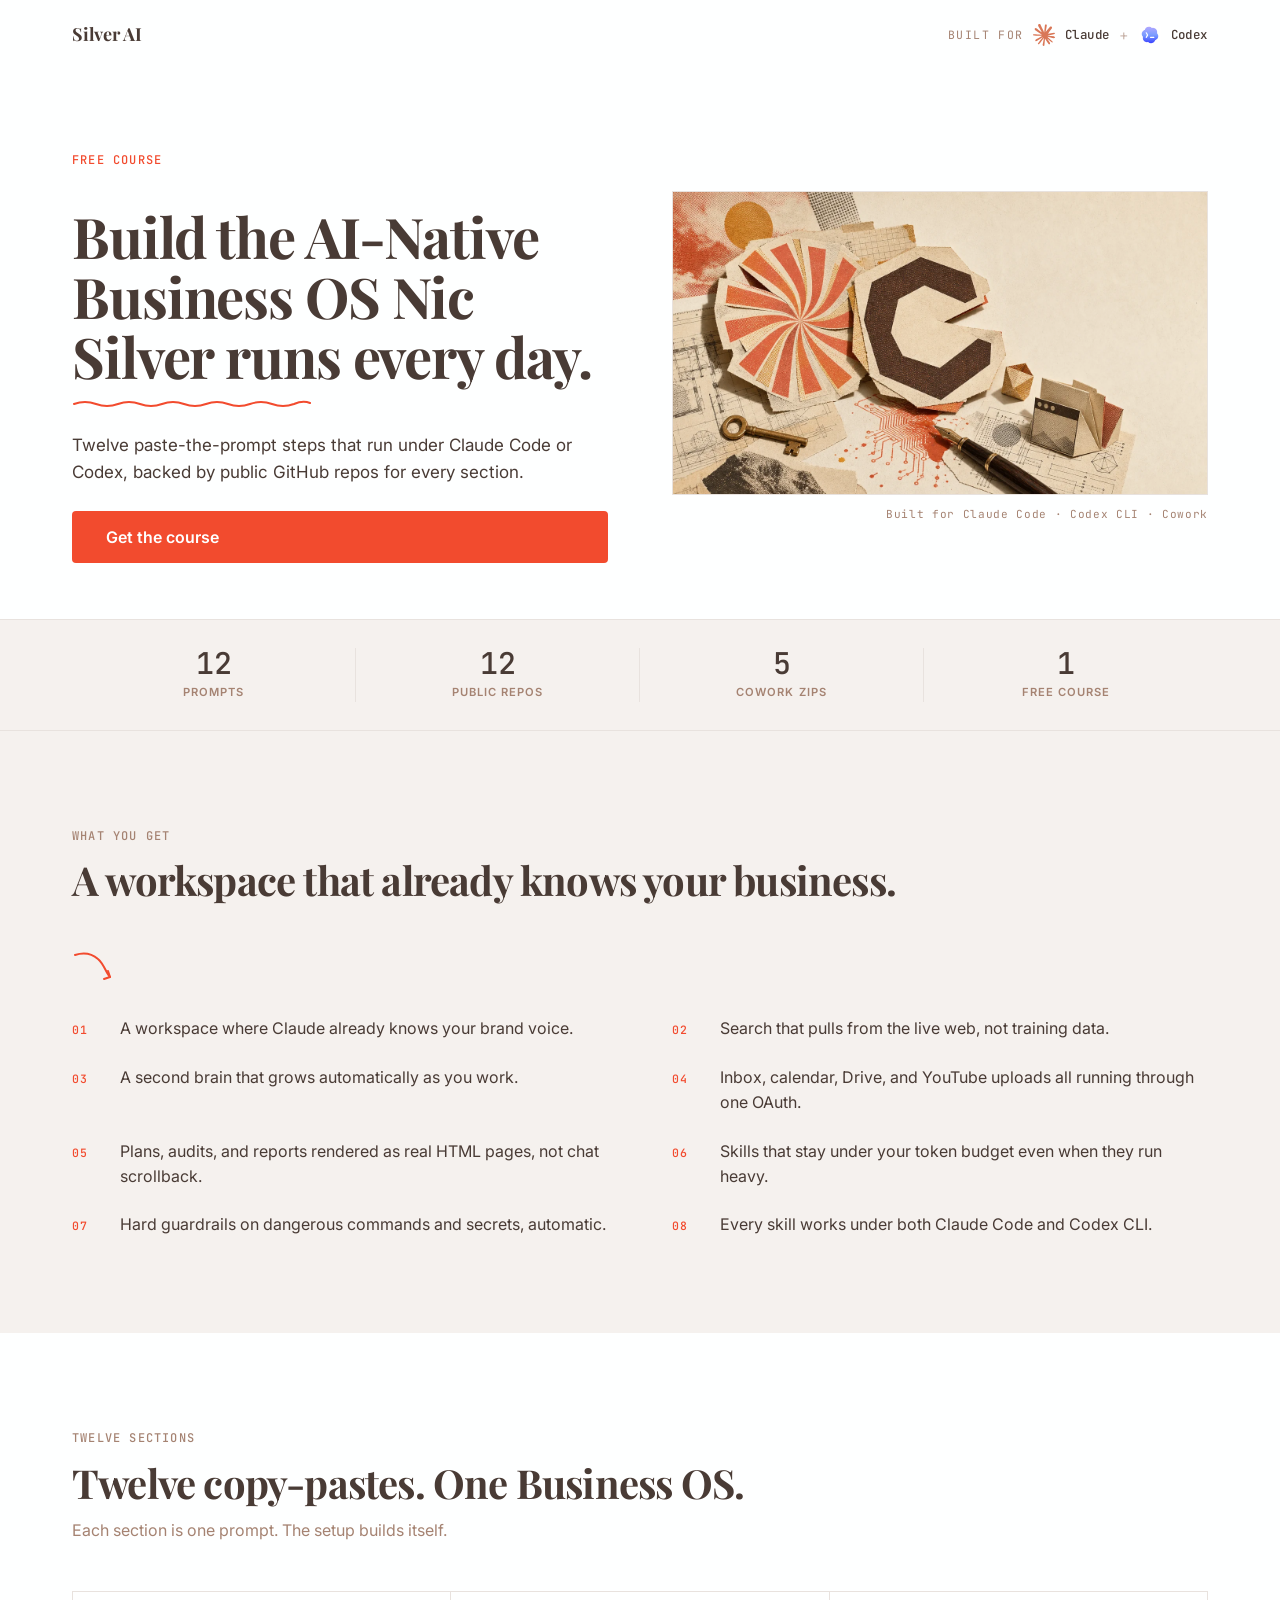
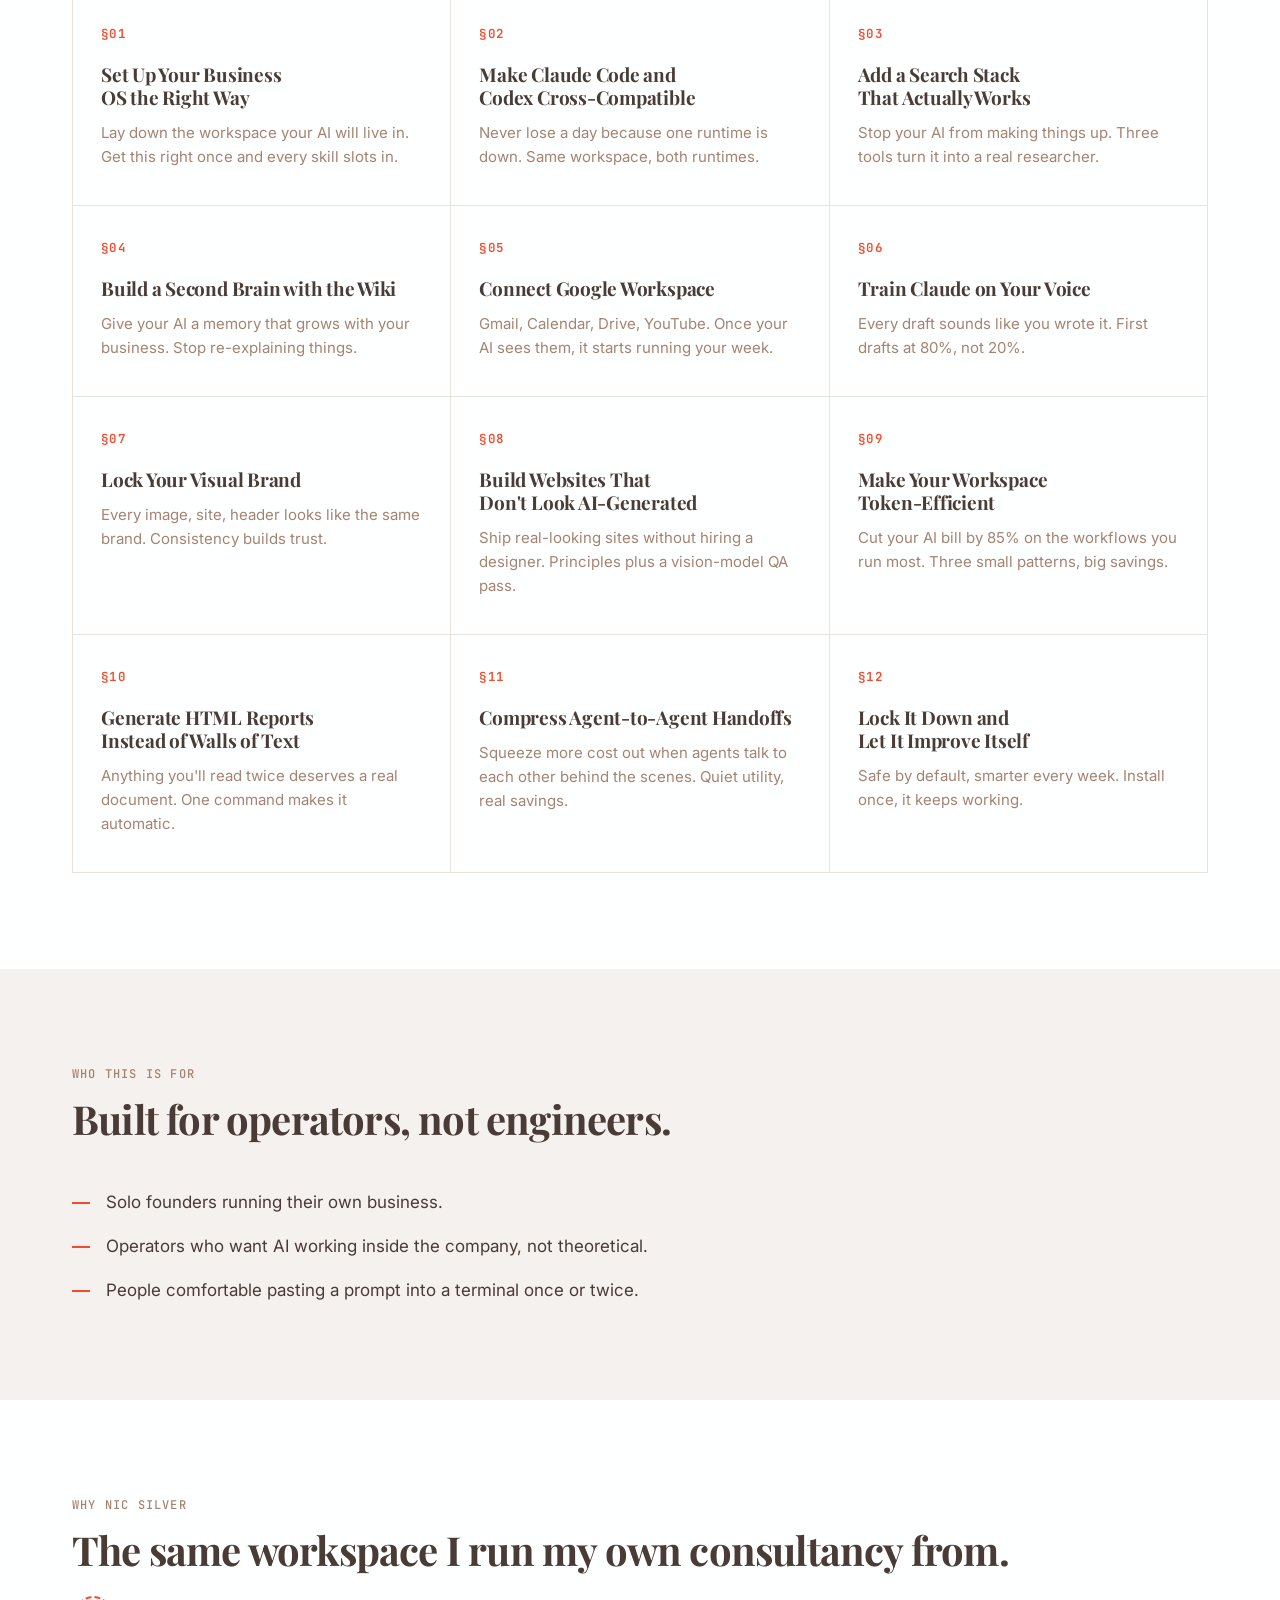
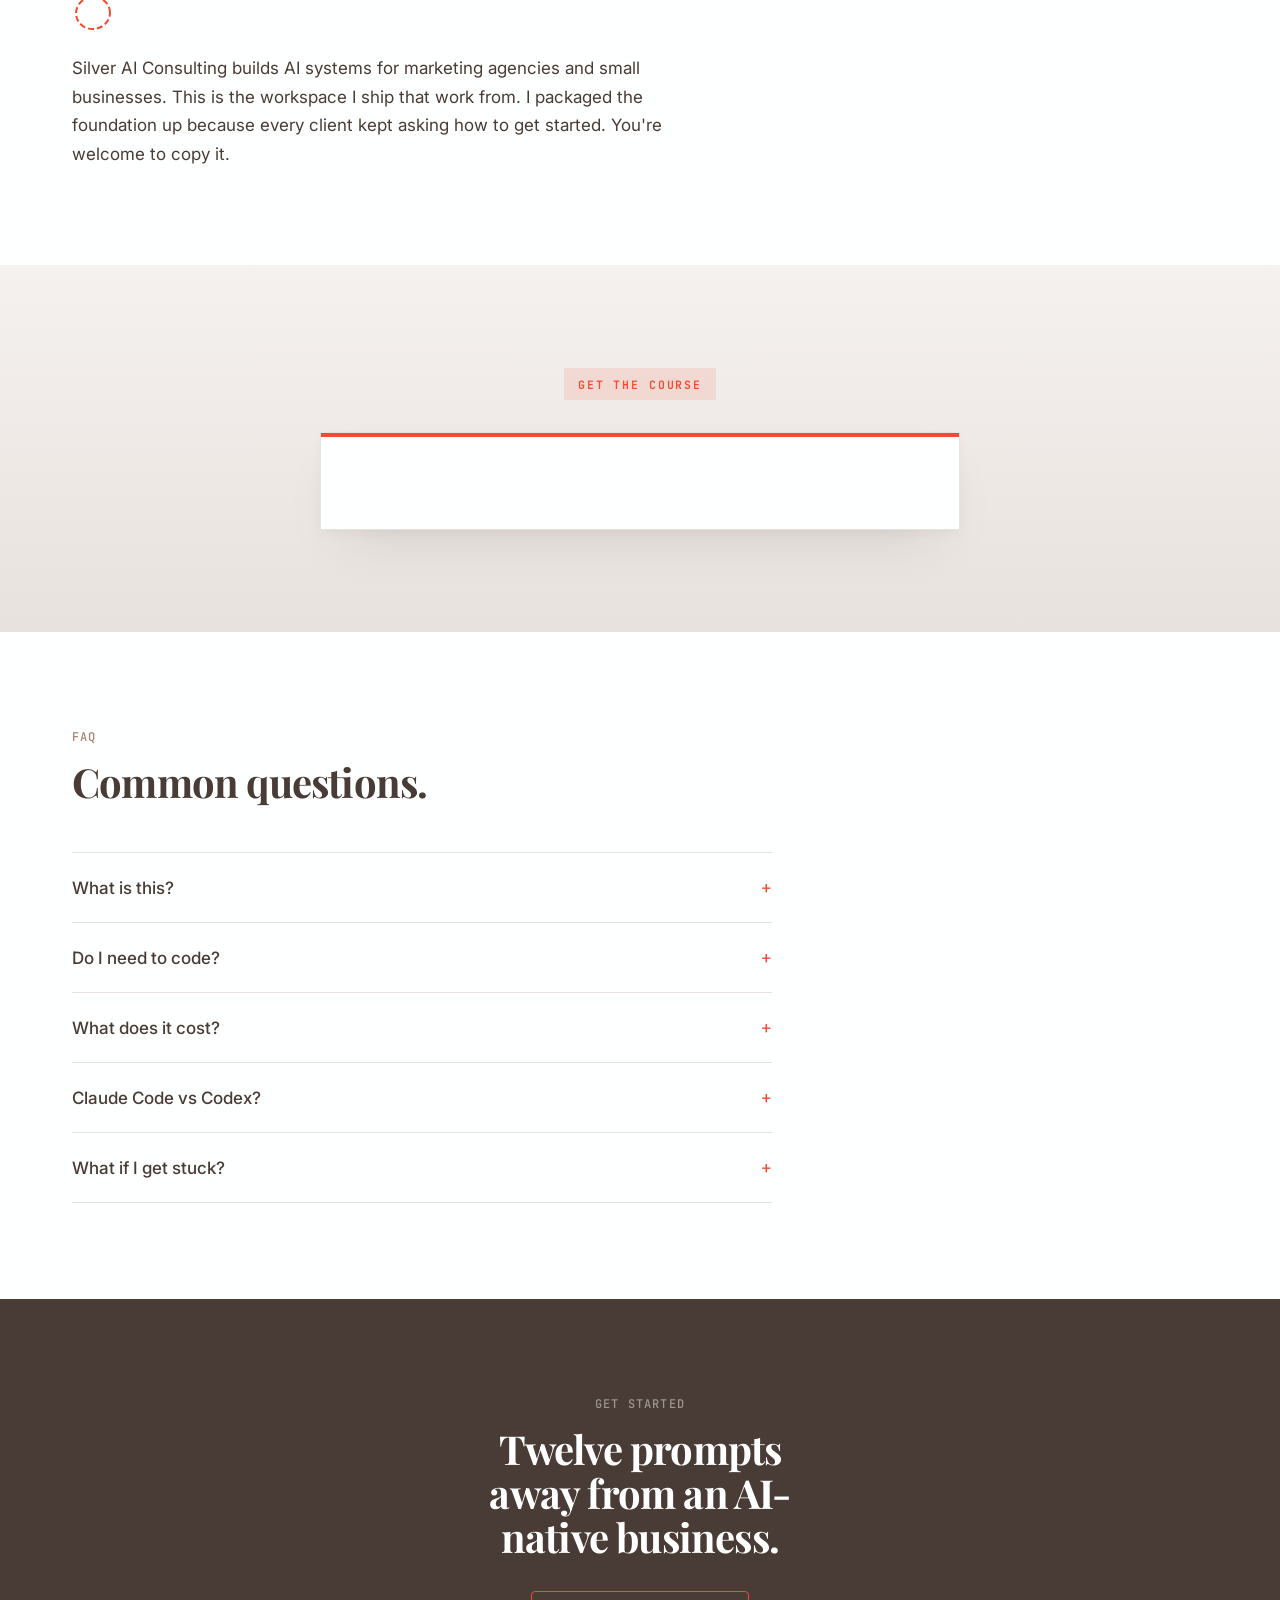
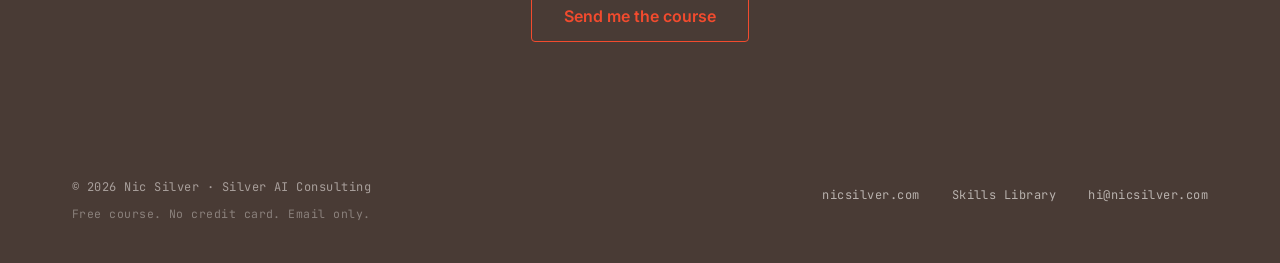
<file: index.html>
<!DOCTYPE html>
<html lang="en">
<head>
  <meta charset="UTF-8">
  <meta name="viewport" content="width=device-width, initial-scale=1.0">
  <title>Build Your Business OS | Silver AI Consulting</title>
  <meta name="description" content="Twelve paste-the-prompt steps that set up an AI-native workspace. Free course, delivered by email. Works under Claude Code, Codex CLI, and Cowork.">
  <link rel="preconnect" href="https://fonts.googleapis.com">
  <link rel="preconnect" href="https://fonts.gstatic.com" crossorigin>
  <link href="https://fonts.googleapis.com/css2?family=Playfair+Display:wght@400;700&family=Inter:wght@400;500;600&family=JetBrains+Mono:wght@400;500&display=swap" rel="stylesheet">
  <style>
    /* ============================================================
       RESET + BASE
    ============================================================ */
    *, *::before, *::after {
      box-sizing: border-box;
      margin: 0;
      padding: 0;
    }

    :root {
      --cream:          #F5F1EE;
      --paper:          #FEFFFF;
      --stone:          #E8E2DE;
      --espresso:       #493B35;
      --coral:          #F24B2E;
      --coral-hover:    #D93E23;
      --coral-subtle:   rgba(242,75,46,0.08);
      --muted:          #A58372;
      --gold:           #C17817;

      --font-display:   'Playfair Display', Georgia, serif;
      --font-body:      'Inter', system-ui, sans-serif;
      --font-mono:      'JetBrains Mono', 'Courier New', monospace;

      --section-pad:    6rem;
      --container:      1200px;
      --h-pad:          2rem;
    }

    html {
      font-size: 16px;
      font-optical-sizing: auto;
      scroll-behavior: smooth;
    }

    body {
      background: var(--paper);
      color: var(--espresso);
      font-family: var(--font-body);
      font-size: 1.125rem;
      line-height: 1.65;
      -webkit-font-smoothing: antialiased;
    }

    a {
      color: var(--coral);
      text-decoration: underline;
    }

    a:focus-visible,
    button:focus-visible {
      outline: 2px solid var(--coral);
      outline-offset: 3px;
    }

    img {
      max-width: 100%;
      display: block;
    }

    /* ============================================================
       CONTAINER
    ============================================================ */
    .container {
      max-width: var(--container);
      margin-inline: auto;
      padding-inline: var(--h-pad);
    }

    /* ============================================================
       TYPOGRAPHY HELPERS
    ============================================================ */
    .eyebrow {
      font-family: var(--font-mono);
      font-size: 0.75rem;
      font-weight: 500;
      letter-spacing: 0.1em;
      text-transform: uppercase;
      color: var(--muted);
      display: block;
      margin-bottom: 0.75rem;
    }

    .eyebrow--coral {
      color: var(--coral);
    }

    h1, h2, h3 {
      font-family: var(--font-display);
      color: var(--espresso);
      text-wrap: balance;
    }

    h1 {
      font-size: clamp(2.25rem, 4vw + 0.75rem, 3.5rem);
      font-weight: 700;
      line-height: 1.07;
      letter-spacing: -0.02em;
    }

    h2 {
      font-size: clamp(1.75rem, 3vw + 0.5rem, 2.5rem);
      font-weight: 700;
      line-height: 1.1;
      letter-spacing: -0.02em;
    }

    h3 {
      font-size: 1.125rem;
      font-weight: 700;
      line-height: 1.25;
      letter-spacing: -0.01em;
    }

    p {
      max-width: 65ch;
      color: var(--espresso);
    }

    /* ============================================================
       BUTTONS
    ============================================================ */
    .btn-primary {
      display: inline-block;
      background: var(--coral);
      color: var(--paper);
      font-family: var(--font-body);
      font-size: 1rem;
      font-weight: 600;
      padding: 0.875rem 2rem;
      border-radius: 4px;
      border: 2px solid transparent;
      cursor: pointer;
      text-decoration: none;
      transition: background 200ms ease, transform 200ms ease;
      line-height: 1.3;
    }

    .btn-primary:hover {
      background: var(--coral-hover);
      transform: translateY(-2px);
      color: var(--paper);
    }

    .btn-primary:active {
      transform: translateY(0);
    }

    .btn-outline {
      display: inline-block;
      background: transparent;
      color: var(--coral);
      font-family: var(--font-body);
      font-size: 1rem;
      font-weight: 600;
      padding: 0.875rem 2rem;
      border-radius: 4px;
      border: 1px solid var(--coral);
      cursor: pointer;
      text-decoration: none;
      transition: background 200ms ease, transform 200ms ease;
      line-height: 1.3;
    }

    .btn-outline:hover {
      background: var(--coral-subtle);
      transform: translateY(-2px);
    }

    /* ============================================================
       SCROLL REVEAL
    ============================================================ */
    .reveal {
      opacity: 0;
      transform: translateY(16px);
      transition: opacity 380ms ease, transform 380ms ease;
    }

    .reveal.is-visible {
      opacity: 1;
      transform: translateY(0);
    }

    /* ============================================================
       HEADER
    ============================================================ */
    .site-header {
      position: sticky;
      top: 0;
      z-index: 100;
      background: var(--paper);
      border-bottom: 1px solid transparent;
      transition: border-color 200ms ease;
    }

    .site-header.is-scrolled {
      border-color: var(--stone);
    }

    .header-inner {
      display: flex;
      align-items: center;
      justify-content: space-between;
      padding-block: 1.25rem;
    }

    .wordmark {
      font-family: var(--font-display);
      font-size: 1.125rem;
      font-weight: 700;
      color: var(--espresso);
      text-decoration: none;
      letter-spacing: -0.01em;
    }

    .header-lockup {
      display: flex;
      align-items: center;
      gap: 0.6rem;
    }

    .header-lockup .built-for {
      font-family: var(--font-mono);
      font-size: 0.72rem;
      letter-spacing: 0.12em;
      text-transform: uppercase;
      color: var(--muted);
    }

    .header-lockup img {
      height: 22px !important;
      width: auto;
    }

    .header-lockup .logo-label {
      font-family: var(--font-mono);
      font-size: 0.78rem;
      letter-spacing: 0.04em;
      color: var(--espresso);
      font-weight: 500;
    }

    .header-lockup .sep {
      color: var(--muted);
      font-size: 0.9rem;
      line-height: 1;
      opacity: 0.6;
    }

    /* ============================================================
       HERO
    ============================================================ */
    .hero {
      background: var(--paper);
      padding-block: 5rem 3.5rem;
    }

    .hero-grid {
      display: grid;
      grid-template-columns: 1fr 1fr;
      gap: 4rem;
      align-items: center;
    }

    .hero-text {
      display: flex;
      flex-direction: column;
      gap: 1.5rem;
    }

    .hero-sub {
      font-size: 1.0625rem;
      line-height: 1.6;
      color: var(--espresso);
      max-width: 50ch;
    }

    .hero-image-wrap {
      display: flex;
      flex-direction: column;
    }

    .hero-image-frame {
      border: 1px solid var(--stone);
      overflow: hidden;
    }

    .hero-image-frame img {
      width: 100%;
      height: auto;
      display: block;
    }

    .hero-image-caption {
      display: block;
      font-family: var(--font-mono);
      font-size: 0.695rem;
      letter-spacing: 0.06em;
      color: var(--muted);
      margin-top: 0.625rem;
      text-align: right;
    }

    /* ============================================================
       PROOF STRIP
    ============================================================ */
    .proof-strip {
      background: var(--cream);
      border-top: 1px solid var(--stone);
      border-bottom: 1px solid var(--stone);
      padding-block: 1.75rem;
    }

    .proof-strip-inner {
      display: grid;
      grid-template-columns: repeat(4, 1fr);
    }

    .proof-item {
      display: flex;
      flex-direction: column;
      align-items: center;
      gap: 0.3rem;
      padding-inline: 1rem;
      border-right: 1px solid var(--stone);
    }

    .proof-item:last-child {
      border-right: none;
    }

    .proof-num {
      font-family: var(--font-mono);
      font-size: 1.875rem;
      font-weight: 500;
      color: var(--espresso);
      line-height: 1;
      font-variant-numeric: tabular-nums;
    }

    .proof-label {
      font-family: var(--font-body);
      font-size: 0.7rem;
      font-weight: 600;
      letter-spacing: 0.09em;
      text-transform: uppercase;
      color: var(--muted);
      text-align: center;
    }

    /* ============================================================
       SECTIONS
    ============================================================ */
    .section {
      padding-block: var(--section-pad);
    }

    .section--cream {
      background: var(--cream);
    }

    .section--paper {
      background: var(--paper);
    }

    .section--dark {
      background: var(--espresso);
    }

    .section-head {
      margin-bottom: 3rem;
    }

    .section-head h2 {
      margin-top: 0.25rem;
    }

    /* ============================================================
       BENEFITS
    ============================================================ */
    .benefits-grid {
      display: grid;
      grid-template-columns: 1fr 1fr;
      gap: 1.5rem 4rem;
    }

    .benefit-item {
      display: grid;
      grid-template-columns: 2.25rem 1fr;
      gap: 0.75rem;
      align-items: baseline;
    }

    .benefit-num {
      font-family: var(--font-mono);
      font-size: 0.72rem;
      font-weight: 500;
      color: var(--coral);
      letter-spacing: 0.06em;
      white-space: nowrap;
      padding-top: 0.1rem;
    }

    .benefit-text {
      font-size: 1rem;
      line-height: 1.55;
      color: var(--espresso);
      max-width: none;
    }

    /* ============================================================
       TWELVE SECTIONS GRID
    ============================================================ */
    .sections-grid {
      display: grid;
      grid-template-columns: repeat(3, 1fr);
      gap: 1px;
      background: var(--stone);
      border: 1px solid var(--stone);
    }

    .section-card {
      position: relative;
      padding: 2rem 1.75rem 2.25rem;
      background: var(--paper);
      transition: transform 220ms ease, background 220ms ease;
      overflow: hidden;
      isolation: isolate;
    }

    .section-card::before {
      content: '';
      position: absolute;
      top: 0;
      left: 0;
      right: 0;
      height: 2px;
      background: var(--coral);
      transform: scaleX(0);
      transform-origin: left center;
      transition: transform 280ms cubic-bezier(0.16, 1, 0.3, 1);
    }

    .section-card::after {
      content: '\2192';
      position: absolute;
      bottom: 1.25rem;
      right: 1.5rem;
      font-family: var(--font-mono);
      font-size: 1rem;
      color: var(--coral);
      opacity: 0;
      transform: translateX(-4px);
      transition: opacity 220ms ease, transform 220ms ease;
    }

    .section-card:hover {
      transform: translateY(-3px);
      background: var(--cream);
    }

    .section-card:hover::before {
      transform: scaleX(1);
    }

    .section-card:hover::after {
      opacity: 1;
      transform: translateX(0);
    }

    .card-num {
      font-family: var(--font-mono);
      font-size: 0.78rem;
      font-weight: 600;
      letter-spacing: 0.12em;
      color: var(--coral);
      display: block;
      margin-bottom: 1.125rem;
    }

    .card-title {
      font-family: var(--font-display);
      font-size: 1.1875rem;
      font-weight: 700;
      line-height: 1.22;
      letter-spacing: -0.012em;
      color: var(--espresso);
      margin-bottom: 0.75rem;
    }

    .card-summary {
      font-family: var(--font-body);
      font-size: 0.9375rem;
      line-height: 1.6;
      color: var(--muted);
      max-width: none;
    }

    /* ============================================================
       AUDIENCE FILTER
    ============================================================ */
    .audience-list {
      list-style: none;
      display: flex;
      flex-direction: column;
      gap: 1.125rem;
      max-width: 600px;
    }

    .audience-list li {
      display: flex;
      align-items: baseline;
      gap: 1rem;
      font-size: 1.0625rem;
      line-height: 1.55;
      color: var(--espresso);
    }

    .audience-list li::before {
      content: '';
      flex-shrink: 0;
      width: 18px;
      height: 2px;
      background: var(--coral);
      display: inline-block;
      position: relative;
      top: -4px;
    }

    /* ============================================================
       WHY NIC
    ============================================================ */
    .why-nic-body {
      font-size: 1.0625rem;
      line-height: 1.7;
      max-width: 58ch;
    }

    /* ============================================================
       SIGNUP
    ============================================================ */
    .signup-section {
      background: linear-gradient(180deg, var(--cream) 0%, var(--stone) 100%);
      padding-block: clamp(4rem, 8vw, 7rem);
    }

    .signup-wrap {
      max-width: 640px;
      margin: 0 auto;
      text-align: center;
    }

    .signup-eyebrow {
      display: inline-block;
      margin-bottom: 2rem;
      padding: 0.4rem 0.875rem;
      background: rgba(242, 75, 46, 0.12);
      color: var(--coral);
      font-family: var(--font-mono);
      font-size: 0.72rem;
      font-weight: 600;
      letter-spacing: 0.16em;
      text-transform: uppercase;
    }

    .signup-card {
      position: relative;
      background: var(--paper);
      border: 1px solid var(--stone);
      padding: clamp(1.75rem, 4vw, 3rem) clamp(1.5rem, 4vw, 3rem);
      box-shadow: 0 24px 60px -28px rgba(73, 59, 53, 0.22),
                  0 4px 12px -4px rgba(73, 59, 53, 0.08);
      text-align: left;
    }

    .signup-card::before {
      content: '';
      position: absolute;
      top: 0;
      left: 0;
      right: 0;
      height: 4px;
      background: var(--coral);
    }

    /* Tighten Flodesk's internal padding inside our card */
    .signup-card #fd-form-6a08c3a0913d1816ff635afc {
      margin: 0;
    }

    /* ============================================================
       FAQ
    ============================================================ */
    .faq-list {
      max-width: 700px;
    }

    details {
      border-bottom: 1px solid var(--stone);
    }

    details:first-child {
      border-top: 1px solid var(--stone);
    }

    details summary {
      display: flex;
      justify-content: space-between;
      align-items: center;
      padding-block: 1.25rem;
      cursor: pointer;
      font-size: 1.0625rem;
      font-weight: 500;
      color: var(--espresso);
      list-style: none;
      user-select: none;
      gap: 1rem;
    }

    details summary::-webkit-details-marker {
      display: none;
    }

    details summary::after {
      content: '+';
      font-family: var(--font-mono);
      font-size: 1.1rem;
      font-weight: 400;
      color: var(--coral);
      flex-shrink: 0;
      transition: transform 200ms ease;
    }

    details[open] summary::after {
      content: '-';
    }

    .faq-answer {
      padding-bottom: 1.25rem;
      font-size: 1rem;
      line-height: 1.65;
      color: var(--muted);
      max-width: 60ch;
    }

    /* ============================================================
       CLOSING CTA
    ============================================================ */
    .closing-cta-inner {
      text-align: center;
      padding-block: var(--section-pad);
    }

    .closing-eyebrow {
      font-family: var(--font-mono);
      font-size: 0.75rem;
      font-weight: 500;
      letter-spacing: 0.1em;
      text-transform: uppercase;
      color: rgba(245,241,238,0.5);
      display: block;
      margin-bottom: 0.75rem;
    }

    .closing-h2 {
      font-family: var(--font-display);
      font-size: clamp(1.75rem, 3vw + 0.5rem, 2.5rem);
      font-weight: 700;
      line-height: 1.1;
      letter-spacing: -0.02em;
      color: var(--paper);
      max-width: 18ch;
      margin-inline: auto;
      margin-bottom: 2rem;
      text-wrap: balance;
    }

    /* ============================================================
       FOOTER
    ============================================================ */
    .site-footer {
      background: var(--espresso);
      color: var(--cream);
      padding-block: 2.5rem;
    }

    .footer-inner {
      display: flex;
      align-items: flex-start;
      justify-content: space-between;
      flex-wrap: wrap;
      gap: 1.25rem;
    }

    .footer-copy {
      font-family: var(--font-mono);
      font-size: 0.75rem;
      letter-spacing: 0.04em;
      color: rgba(245,241,238,0.55);
      max-width: none;
    }

    .footer-reassurance {
      font-family: var(--font-mono);
      font-size: 0.72rem;
      letter-spacing: 0.04em;
      color: rgba(245,241,238,0.38);
      margin-top: 0.375rem;
      max-width: none;
    }

    .footer-links {
      display: flex;
      gap: 2rem;
      list-style: none;
      align-items: center;
    }

    .footer-links a {
      font-family: var(--font-mono);
      font-size: 0.75rem;
      letter-spacing: 0.04em;
      color: rgba(245,241,238,0.65);
      text-decoration: none;
      transition: color 200ms ease;
    }

    .footer-links a:hover {
      color: var(--coral);
    }

    /* ============================================================
       RESPONSIVE
    ============================================================ */
    @media (max-width: 767px) {
      :root {
        --section-pad: 4rem;
        --h-pad:       1.25rem;
      }

      .header-lockup {
        display: none;
      }

      .hero {
        padding-block: 3.5rem 3rem;
      }

      .hero-grid {
        grid-template-columns: 1fr;
        gap: 2.5rem;
      }

      .hero-image-wrap {
        order: -1;
      }

      /* Proof strip: 2x2 on mobile */
      .proof-strip-inner {
        grid-template-columns: 1fr 1fr;
      }

      .proof-item {
        border-right: none;
        border-bottom: 1px solid var(--stone);
        padding-block: 1.125rem;
      }

      .proof-item:nth-child(odd) {
        border-right: 1px solid var(--stone);
      }

      .proof-item:nth-last-child(-n+2) {
        border-bottom: none;
      }

      .benefits-grid {
        grid-template-columns: 1fr;
        gap: 1.25rem;
      }

      /* Sections grid: 1-col on mobile */
      .sections-grid {
        grid-template-columns: 1fr;
      }

      .section-card {
        border-right: none;
      }

      .section-card:nth-child(3n) {
        border-right: none;
      }

      /* reset last-row special rule for mobile */
      .section-card:nth-last-child(-n+3):nth-child(3n+1),
      .section-card:nth-last-child(-n+3):nth-child(3n+2),
      .section-card:nth-last-child(-n+3):nth-child(3n) {
        border-bottom: 1px solid var(--stone);
      }

      .section-card:last-child {
        border-bottom: none;
      }

      .footer-inner {
        flex-direction: column;
        align-items: flex-start;
        gap: 1.5rem;
      }

      .footer-links {
        flex-wrap: wrap;
        gap: 1.25rem;
      }
    }

    @media (min-width: 768px) and (max-width: 1023px) {
      /* Sections grid: 2-col on tablet */
      .sections-grid {
        grid-template-columns: 1fr 1fr;
      }

      /* reset 3n border for tablet 2-col */
      .section-card:nth-child(3n) {
        border-right: 1px solid var(--stone);
      }

      .section-card:nth-child(2n) {
        border-right: none;
      }

      /* last row border-bottom: for 2-col, last 2 items */
      .section-card:nth-last-child(-n+3):nth-child(3n+1),
      .section-card:nth-last-child(-n+3):nth-child(3n+2),
      .section-card:nth-last-child(-n+3):nth-child(3n) {
        border-bottom: 1px solid var(--stone);
      }

      .section-card:nth-last-child(-n+2) {
        border-bottom: none;
      }

      .section-card:last-child {
        border-bottom: none;
      }
    }
  </style>
</head>
<body>

  <!-- ============================================================
       HEADER
  ============================================================ -->
  <header class="site-header" id="site-header" role="banner">
    <div class="container">
      <div class="header-inner">
        <a href="#" class="wordmark" aria-label="Silver AI Consulting home">Silver AI</a>
        <div class="header-lockup" aria-label="Built for Claude and Codex">
          <span class="built-for">Built for</span>
          <img src="/assets/logos/claude.svg" alt="">
          <span class="logo-label">Claude</span>
          <span class="sep" aria-hidden="true">+</span>
          <img src="/assets/logos/codex.svg" alt="">
          <span class="logo-label">Codex</span>
        </div>
      </div>
    </div>
  </header>

  <main id="main-content">

    <!-- ============================================================
         HERO
    ============================================================ -->
    <section class="hero" aria-labelledby="hero-heading">
      <div class="container">
        <div class="hero-grid">

          <!-- Left column: text -->
          <div class="hero-text reveal">
            <span class="eyebrow eyebrow--coral">FREE COURSE</span>

            <h1 id="hero-heading">
              Build the AI-Native Business OS Nic Silver runs every day.
            </h1>

            <!-- Hand-drawn squiggle under headline -->
            <svg aria-hidden="true" focusable="false" width="240" height="10" viewBox="0 0 240 10" fill="none" style="margin-top:-0.75rem; display:block;">
              <path d="M2 6 Q13 2,24 6 Q35 10,46 6 Q57 2,68 6 Q79 10,90 6 Q101 2,112 6 Q123 10,134 6 Q145 2,156 6 Q167 10,178 6 Q189 2,200 6 Q211 10,222 6 Q231 2,238 5"
                    stroke="#F24B2E" stroke-width="2" stroke-linecap="round" fill="none"/>
            </svg>

            <p class="hero-sub">
              Twelve paste-the-prompt steps that run under Claude Code or Codex, backed by public GitHub repos for every section.
            </p>

            <a href="#signup" class="btn-primary">Get the course</a>
          </div>

          <!-- Right column: image -->
          <div class="hero-image-wrap reveal" style="transition-delay:100ms;">
            <div class="hero-image-frame">
              <img
                src="/assets/index-hero.webp"
                alt="Surrealist editorial collage of Claude and Codex logos as torn paper cutouts on a workspace desk"
                loading="eager"
                width="600"
                height="750"
              >
            </div>
            <span class="hero-image-caption">Built for Claude Code · Codex CLI · Cowork</span>
          </div>

        </div>
      </div>
    </section>

    <!-- ============================================================
         NUMERIC PROOF STRIP
    ============================================================ -->
    <div class="proof-strip" role="region" aria-label="Course facts">
      <div class="container">
        <div class="proof-strip-inner">
          <div class="proof-item reveal">
            <span class="proof-num">12</span>
            <span class="proof-label">Prompts</span>
          </div>
          <div class="proof-item reveal" style="transition-delay:60ms;">
            <span class="proof-num">12</span>
            <span class="proof-label">Public Repos</span>
          </div>
          <div class="proof-item reveal" style="transition-delay:120ms;">
            <span class="proof-num">5</span>
            <span class="proof-label">Cowork Zips</span>
          </div>
          <div class="proof-item reveal" style="transition-delay:180ms;">
            <span class="proof-num">1</span>
            <span class="proof-label">Free Course</span>
          </div>
        </div>
      </div>
    </div>

    <!-- ============================================================
         BENEFITS
    ============================================================ -->
    <section class="section section--cream" aria-labelledby="benefits-heading">
      <div class="container">
        <div class="section-head reveal">
          <span class="eyebrow">WHAT YOU GET</span>
          <h2 id="benefits-heading">A workspace that already knows your business.</h2>
        </div>

        <!-- Arrow doodle -->
        <svg aria-hidden="true" focusable="false" width="44" height="34" viewBox="0 0 44 34" fill="none" style="margin-bottom:2rem; display:block;">
          <path d="M3 5 C9 3,18 2,26 9 C32 14,34 23,38 27"
                stroke="#F24B2E" stroke-width="2" stroke-linecap="round" fill="none"/>
          <path d="M32 29 L38 27 L36 21"
                stroke="#F24B2E" stroke-width="2" stroke-linecap="round" stroke-linejoin="round" fill="none"/>
        </svg>

        <div class="benefits-grid">
          <div class="benefit-item reveal">
            <span class="benefit-num" aria-hidden="true">01</span>
            <p class="benefit-text">A workspace where Claude already knows your brand voice.</p>
          </div>
          <div class="benefit-item reveal" style="transition-delay:50ms;">
            <span class="benefit-num" aria-hidden="true">02</span>
            <p class="benefit-text">Search that pulls from the live web, not training data.</p>
          </div>
          <div class="benefit-item reveal" style="transition-delay:80ms;">
            <span class="benefit-num" aria-hidden="true">03</span>
            <p class="benefit-text">A second brain that grows automatically as you work.</p>
          </div>
          <div class="benefit-item reveal" style="transition-delay:110ms;">
            <span class="benefit-num" aria-hidden="true">04</span>
            <p class="benefit-text">Inbox, calendar, Drive, and YouTube uploads all running through one OAuth.</p>
          </div>
          <div class="benefit-item reveal" style="transition-delay:140ms;">
            <span class="benefit-num" aria-hidden="true">05</span>
            <p class="benefit-text">Plans, audits, and reports rendered as real HTML pages, not chat scrollback.</p>
          </div>
          <div class="benefit-item reveal" style="transition-delay:170ms;">
            <span class="benefit-num" aria-hidden="true">06</span>
            <p class="benefit-text">Skills that stay under your token budget even when they run heavy.</p>
          </div>
          <div class="benefit-item reveal" style="transition-delay:200ms;">
            <span class="benefit-num" aria-hidden="true">07</span>
            <p class="benefit-text">Hard guardrails on dangerous commands and secrets, automatic.</p>
          </div>
          <div class="benefit-item reveal" style="transition-delay:230ms;">
            <span class="benefit-num" aria-hidden="true">08</span>
            <p class="benefit-text">Every skill works under both Claude Code and Codex CLI.</p>
          </div>
        </div>
      </div>
    </section>

    <!-- ============================================================
         TWELVE SECTIONS PREVIEW
    ============================================================ -->
    <section class="section section--paper" aria-labelledby="inside-heading">
      <div class="container">
        <div class="section-head reveal">
          <span class="eyebrow">TWELVE SECTIONS</span>
          <h2 id="inside-heading">Twelve copy-pastes. One Business OS.</h2>
          <p style="margin-top:0.75rem; font-size:1rem; color:var(--muted); max-width:48ch;">Each section is one prompt. The setup builds itself.</p>
        </div>

        <div class="sections-grid">

          <article class="section-card reveal">
            <span class="card-num">§01</span>
            <h3 class="card-title">Set Up Your Business OS the Right Way</h3>
            <p class="card-summary">Lay down the workspace your AI will live in. Get this right once and every skill slots in.</p>
          </article>

          <article class="section-card reveal" style="transition-delay:40ms;">
            <span class="card-num">§02</span>
            <h3 class="card-title">Make Claude Code and Codex Cross-Compatible</h3>
            <p class="card-summary">Never lose a day because one runtime is down. Same workspace, both runtimes.</p>
          </article>

          <article class="section-card reveal" style="transition-delay:80ms;">
            <span class="card-num">§03</span>
            <h3 class="card-title">Add a Search Stack That Actually Works</h3>
            <p class="card-summary">Stop your AI from making things up. Three tools turn it into a real researcher.</p>
          </article>

          <article class="section-card reveal" style="transition-delay:40ms;">
            <span class="card-num">§04</span>
            <h3 class="card-title">Build a Second Brain with the Wiki</h3>
            <p class="card-summary">Give your AI a memory that grows with your business. Stop re-explaining things.</p>
          </article>

          <article class="section-card reveal" style="transition-delay:80ms;">
            <span class="card-num">§05</span>
            <h3 class="card-title">Connect Google Workspace</h3>
            <p class="card-summary">Gmail, Calendar, Drive, YouTube. Once your AI sees them, it starts running your week.</p>
          </article>

          <article class="section-card reveal" style="transition-delay:120ms;">
            <span class="card-num">§06</span>
            <h3 class="card-title">Train Claude on Your Voice</h3>
            <p class="card-summary">Every draft sounds like you wrote it. First drafts at 80%, not 20%.</p>
          </article>

          <article class="section-card reveal">
            <span class="card-num">§07</span>
            <h3 class="card-title">Lock Your Visual Brand</h3>
            <p class="card-summary">Every image, site, header looks like the same brand. Consistency builds trust.</p>
          </article>

          <article class="section-card reveal" style="transition-delay:40ms;">
            <span class="card-num">§08</span>
            <h3 class="card-title">Build Websites That Don't Look AI-Generated</h3>
            <p class="card-summary">Ship real-looking sites without hiring a designer. Principles plus a vision-model QA pass.</p>
          </article>

          <article class="section-card reveal" style="transition-delay:80ms;">
            <span class="card-num">§09</span>
            <h3 class="card-title">Make Your Workspace Token-Efficient</h3>
            <p class="card-summary">Cut your AI bill by 85% on the workflows you run most. Three small patterns, big savings.</p>
          </article>

          <article class="section-card reveal" style="transition-delay:40ms;">
            <span class="card-num">§10</span>
            <h3 class="card-title">Generate HTML Reports Instead of Walls of Text</h3>
            <p class="card-summary">Anything you'll read twice deserves a real document. One command makes it automatic.</p>
          </article>

          <article class="section-card reveal" style="transition-delay:80ms;">
            <span class="card-num">§11</span>
            <h3 class="card-title">Compress Agent-to-Agent Handoffs</h3>
            <p class="card-summary">Squeeze more cost out when agents talk to each other behind the scenes. Quiet utility, real savings.</p>
          </article>

          <article class="section-card reveal" style="transition-delay:120ms;">
            <span class="card-num">§12</span>
            <h3 class="card-title">Lock It Down and Let It Improve Itself</h3>
            <p class="card-summary">Safe by default, smarter every week. Install once, it keeps working.</p>
          </article>

        </div>
      </div>
    </section>

    <!-- ============================================================
         AUDIENCE FILTER
    ============================================================ -->
    <section class="section section--cream" id="who-this-is-for" aria-labelledby="audience-heading">
      <div class="container">
        <div class="section-head reveal">
          <span class="eyebrow">WHO THIS IS FOR</span>
          <h2 id="audience-heading">Built for operators, not engineers.</h2>
        </div>
        <ul class="audience-list reveal" style="transition-delay:80ms;">
          <li>Solo founders running their own business.</li>
          <li>Operators who want AI working inside the company, not theoretical.</li>
          <li>People comfortable pasting a prompt into a terminal once or twice.</li>
        </ul>
      </div>
    </section>

    <!-- ============================================================
         WHY NIC SILVER
    ============================================================ -->
    <section class="section section--paper" aria-labelledby="why-nic-heading">
      <div class="container">
        <div class="reveal">
          <span class="eyebrow">WHY NIC SILVER</span>
          <h2 id="why-nic-heading" style="margin-bottom:1.25rem;">
            The same workspace I run my own consultancy from.
          </h2>

          <!-- Loose circle doodle -->
          <svg aria-hidden="true" focusable="false" width="42" height="42" viewBox="0 0 42 42" fill="none" style="margin-bottom:1.25rem; display:block;">
            <ellipse cx="21" cy="21" rx="17" ry="16" stroke="#F24B2E" stroke-width="2"
                     stroke-dasharray="6 3" transform="rotate(-8 21 21)" fill="none"/>
          </svg>

          <p class="why-nic-body">
            Silver AI Consulting builds AI systems for marketing agencies and small businesses. This is the workspace I ship that work from. I packaged the foundation up because every client kept asking how to get started. You're welcome to copy it.
          </p>
        </div>
      </div>
    </section>

    <!-- ============================================================
         SIGNUP
    ============================================================ -->
    <section class="signup-section" id="signup" aria-label="Signup">
      <div class="container">
        <div class="signup-wrap reveal">
          <span class="signup-eyebrow">Get the course</span>

          <div class="signup-card">
            <div id="fd-form-6a08c3a0913d1816ff635afc"></div>
            <script>
              (function (w, d, t, h, s, n) {
                w.FlodeskObject = n;
                var fn = function () { (w[n].q = w[n].q || []).push(arguments); };
                w[n] = w[n] || fn;
                var f = d.getElementsByTagName(t)[0];
                var v = '?v=' + Math.floor(new Date().getTime() / (120 * 1000)) * 60;
                var sm = d.createElement(t);
                sm.async = true; sm.type = 'module';
                sm.src = h + s + '.mjs' + v;
                f.parentNode.insertBefore(sm, f);
                var sn = d.createElement(t);
                sn.async = true; sn.noModule = true;
                sn.src = h + s + '.js' + v;
                f.parentNode.insertBefore(sn, f);
              })(window, document, 'script', 'https://assets.flodesk.com', '/universal', 'fd');
              window.fd('form', {
                formId: '6a08c3a0913d1816ff635afc',
                containerEl: '#fd-form-6a08c3a0913d1816ff635afc'
              });
            </script>
          </div>
        </div>
      </div>
    </section>

    <!-- ============================================================
         FAQ
    ============================================================ -->
    <section class="section section--paper" aria-labelledby="faq-heading">
      <div class="container">
        <div class="section-head reveal">
          <span class="eyebrow">FAQ</span>
          <h2 id="faq-heading">Common questions.</h2>
        </div>

        <div class="faq-list reveal" style="transition-delay:60ms;">

          <details>
            <summary>What is this?</summary>
            <p class="faq-answer">Twelve paste-the-prompt steps that set up an AI-native workspace. Each step has a public GitHub repo behind it, so you can read the source before running it.</p>
          </details>

          <details>
            <summary>Do I need to code?</summary>
            <p class="faq-answer">No. Each section is a single prompt you paste into Claude Code or Codex. The runtime does the work.</p>
          </details>

          <details>
            <summary>What does it cost?</summary>
            <p class="faq-answer">Free. The course is the foundation. The polished Skills Library at <a href="https://skills.nicsilver.com" target="_blank" rel="noopener noreferrer">skills.nicsilver.com</a> is the paid layer on top.</p>
          </details>

          <details>
            <summary>Claude Code vs Codex?</summary>
            <p class="faq-answer">Both work. Five of the twelve sections also ship a Cowork-compatible zip if you're on Claude Cowork.</p>
          </details>

          <details>
            <summary>What if I get stuck?</summary>
            <p class="faq-answer">Reply to the welcome email or book a call. The course is free; a quick reply costs nothing.</p>
          </details>

        </div>
      </div>
    </section>

    <!-- ============================================================
         CLOSING CTA
    ============================================================ -->
    <section class="section--dark" aria-labelledby="closing-heading">
      <div class="container">
        <div class="closing-cta-inner reveal">
          <span class="closing-eyebrow">GET STARTED</span>
          <h2 id="closing-heading" class="closing-h2">
            Twelve prompts away from an AI-native business.
          </h2>
          <a href="#signup" class="btn-outline">Send me the course</a>
        </div>
      </div>
    </section>

  </main>

  <!-- ============================================================
       FOOTER
  ============================================================ -->
  <footer class="site-footer" role="contentinfo">
    <div class="container">
      <div class="footer-inner">
        <div>
          <p class="footer-copy">© 2026 Nic Silver · Silver AI Consulting</p>
          <p class="footer-reassurance">Free course. No credit card. Email only.</p>
        </div>
        <nav aria-label="Footer links">
          <ul class="footer-links">
            <li><a href="https://nicsilver.com" target="_blank" rel="noopener noreferrer">nicsilver.com</a></li>
            <li><a href="https://skills.nicsilver.com" target="_blank" rel="noopener noreferrer">Skills Library</a></li>
          <li><a href="mailto:hi@nicsilver.com">hi@nicsilver.com</a></li>
          </ul>
        </nav>
      </div>
    </div>
  </footer>

  <!-- ============================================================
       MINIMAL VANILLA JS
       - Sticky header border on scroll
       - IntersectionObserver fade-up for .reveal elements
  ============================================================ -->
  <script>
    (function () {
      'use strict';

      // Sticky header shadow
      var header = document.getElementById('site-header');
      if (header) {
        window.addEventListener('scroll', function () {
          header.classList.toggle('is-scrolled', window.scrollY > 8);
        }, { passive: true });
      }

      // Scroll-triggered fade-up reveal
      if ('IntersectionObserver' in window) {
        var observer = new IntersectionObserver(function (entries) {
          entries.forEach(function (entry) {
            if (entry.isIntersecting) {
              entry.target.classList.add('is-visible');
              observer.unobserve(entry.target);
            }
          });
        }, { threshold: 0.08, rootMargin: '0px 0px -32px 0px' });

        document.querySelectorAll('.reveal').forEach(function (el) {
          observer.observe(el);
        });
      } else {
        // Fallback for old browsers: show everything immediately
        document.querySelectorAll('.reveal').forEach(function (el) {
          el.classList.add('is-visible');
        });
      }
    })();
  </script>

</body>
</html>
</file>
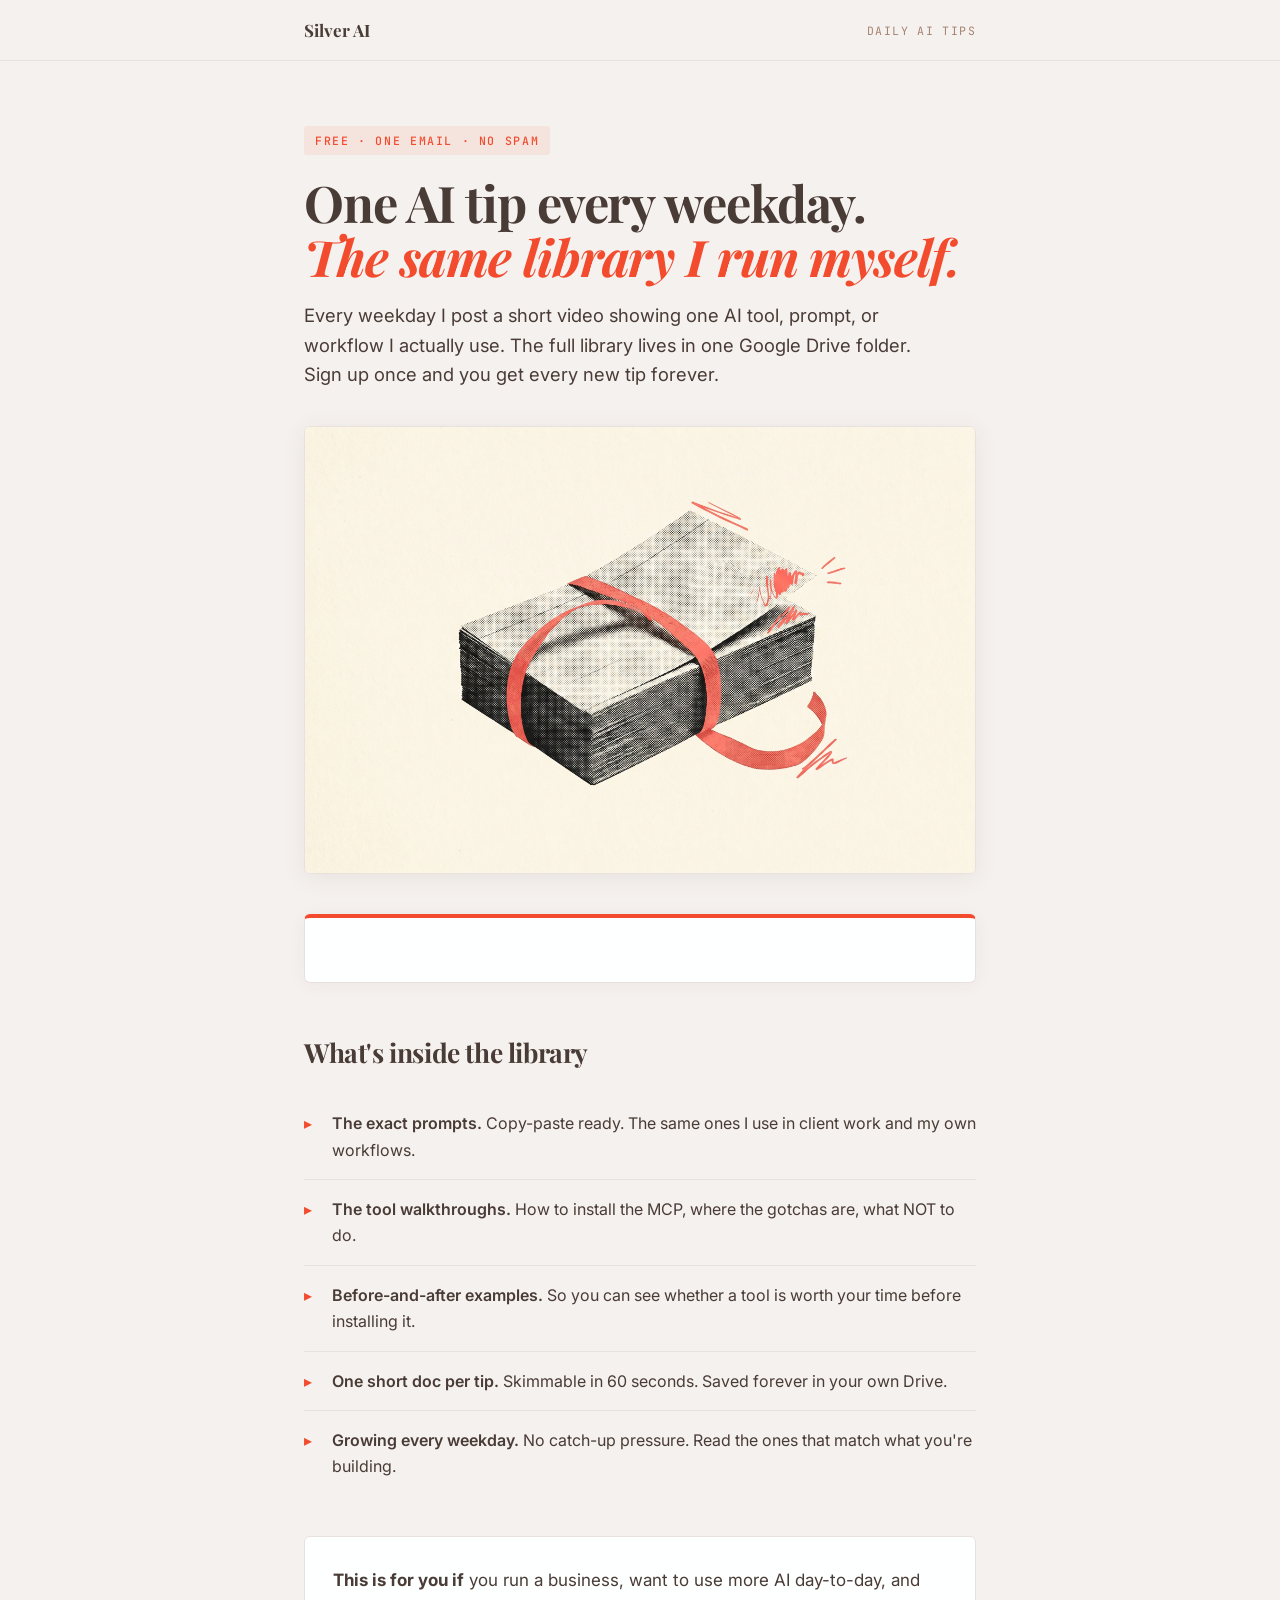
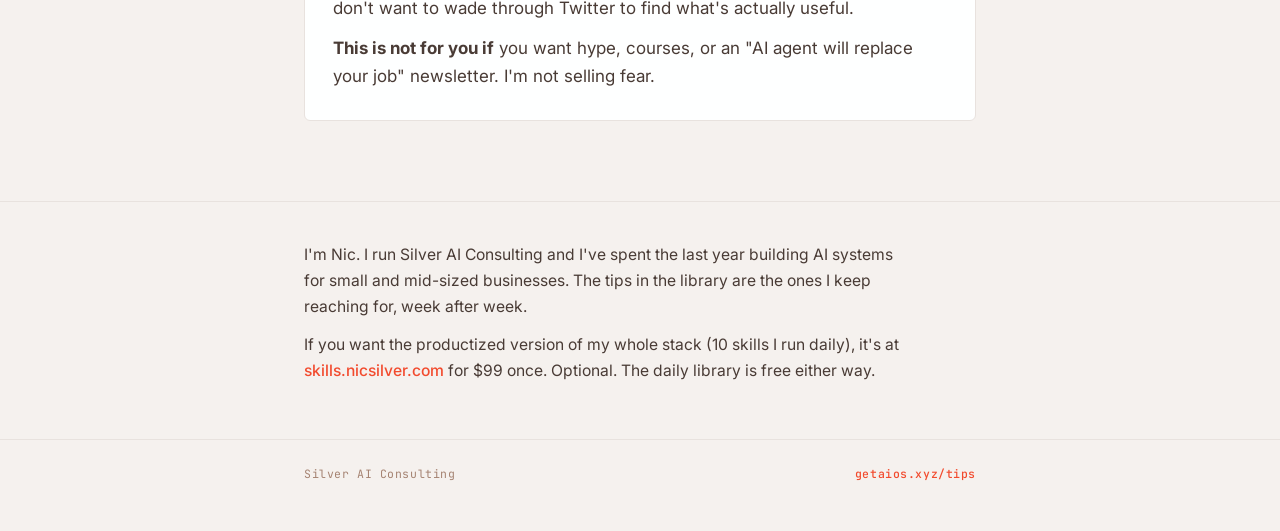
<file: tips/index.html>
<!DOCTYPE html>
<html lang="en">
<head>
  <meta charset="UTF-8">
  <meta name="viewport" content="width=device-width, initial-scale=1.0">
  <title>Daily AI Tips Library | Silver AI Consulting</title>
  <meta name="description" content="One AI tip every weekday. Real prompts, real workflows, real tools I use myself. Free for as long as you want.">
  <meta property="og:title" content="Daily AI Tips Library">
  <meta property="og:description" content="One AI tip every weekday. Real prompts and workflows you can use today.">
  <meta property="og:type" content="website">
  <meta name="robots" content="index, follow">
  <link rel="preconnect" href="https://fonts.googleapis.com">
  <link rel="preconnect" href="https://fonts.gstatic.com" crossorigin>
  <link href="https://fonts.googleapis.com/css2?family=Playfair+Display:ital,wght@0,400;0,700;1,700&family=Inter:wght@400;500;600&family=JetBrains+Mono:wght@400;500&display=swap" rel="stylesheet">
  <style>
    *, *::before, *::after { box-sizing: border-box; margin: 0; padding: 0; }
    :root {
      --cream: #F5F1EE;
      --paper: #FEFFFF;
      --stone: #E8E2DE;
      --espresso: #493B35;
      --coral: #F24B2E;
      --coral-tint: rgba(242,75,46,0.08);
      --muted: #A58372;
      --gold: #C17817;
      --font-display: 'Playfair Display', Georgia, serif;
      --font-body: 'Inter', system-ui, sans-serif;
      --font-mono: 'JetBrains Mono', 'Courier New', monospace;
      --container: 720px;
    }
    html { font-size: 16px; scroll-behavior: smooth; }
    body {
      background: var(--cream);
      color: var(--espresso);
      font-family: var(--font-body);
      font-size: 1.0625rem;
      line-height: 1.65;
      -webkit-font-smoothing: antialiased;
    }
    .container { max-width: var(--container); margin-inline: auto; padding-inline: 1.5rem; }

    .site-header {
      background: var(--cream);
      border-bottom: 1px solid var(--stone);
    }

    .hero-image {
      margin-top: 2.25rem;
      border-radius: 6px;
      overflow: hidden;
      border: 1px solid var(--stone);
      box-shadow: 0 4px 24px rgba(73, 59, 53, 0.08);
      aspect-ratio: 3 / 2;
      background: var(--paper);
    }
    .hero-image img {
      width: 100%;
      height: 100%;
      object-fit: cover;
      display: block;
    }
    .site-header .row {
      display: flex;
      align-items: center;
      justify-content: space-between;
      padding-block: 1rem;
    }
    .wordmark {
      font-family: var(--font-display);
      font-size: 1.0625rem;
      font-weight: 700;
      color: var(--espresso);
      text-decoration: none;
    }
    .tag {
      font-family: var(--font-mono);
      font-size: 0.72rem;
      color: var(--muted);
      letter-spacing: 0.12em;
      text-transform: uppercase;
    }

    .hero {
      padding-block: 4rem 2rem;
    }
    .eyebrow {
      font-family: var(--font-mono);
      font-size: 0.72rem;
      font-weight: 500;
      letter-spacing: 0.14em;
      text-transform: uppercase;
      color: var(--coral);
      display: inline-block;
      background: var(--coral-tint);
      padding: 0.3rem 0.7rem;
      border-radius: 2px;
      margin-bottom: 1.25rem;
    }
    h1 {
      font-family: var(--font-display);
      font-size: clamp(2.1rem, 4.5vw + 0.5rem, 3.15rem);
      font-weight: 700;
      line-height: 1.08;
      letter-spacing: -0.022em;
      color: var(--espresso);
      text-wrap: balance;
      margin-bottom: 1.1rem;
    }
    h1 em { color: var(--coral); font-style: italic; }
    .hero-sub {
      font-size: 1.15rem;
      color: var(--espresso);
      line-height: 1.6;
      max-width: 54ch;
    }

    .form-card {
      background: var(--paper);
      border: 1px solid var(--stone);
      border-radius: 6px;
      padding: 2rem 1.75rem;
      margin-top: 2.5rem;
      border-top: 4px solid var(--coral);
      box-shadow: 0 2px 18px rgba(73, 59, 53, 0.05);
    }
    .form-card-eyebrow {
      font-family: var(--font-mono);
      font-size: 0.72rem;
      color: var(--coral);
      letter-spacing: 0.12em;
      text-transform: uppercase;
      display: block;
      margin-bottom: 0.5rem;
    }
    .form-card-headline {
      font-family: var(--font-display);
      font-size: 1.45rem;
      font-weight: 700;
      color: var(--espresso);
      margin-bottom: 0.5rem;
    }
    .form-card-sub {
      font-size: 0.95rem;
      color: var(--muted);
      margin-bottom: 1.5rem;
    }
    .flodesk-embed-placeholder {
      border: 1px dashed var(--muted);
      padding: 2rem;
      background: var(--paper);
      text-align: center;
      color: var(--muted);
      font-family: var(--font-mono);
      font-size: 0.85rem;
      border-radius: 4px;
    }

    h2 {
      font-family: var(--font-display);
      font-size: 1.65rem;
      font-weight: 700;
      color: var(--espresso);
      margin-top: 3rem;
      margin-bottom: 1.25rem;
      letter-spacing: -0.015em;
    }

    .whats-inside {
      list-style: none;
      padding: 0;
      margin: 0;
    }
    .whats-inside li {
      padding: 1rem 0 1rem 1.75rem;
      position: relative;
      border-bottom: 1px solid var(--stone);
      font-size: 1rem;
    }
    .whats-inside li::before {
      content: "▸";
      color: var(--coral);
      position: absolute;
      left: 0;
      top: 1rem;
      font-weight: 700;
    }
    .whats-inside li:last-child { border-bottom: none; }
    .whats-inside strong { color: var(--espresso); font-weight: 600; }

    .who {
      background: var(--paper);
      border: 1px solid var(--stone);
      border-radius: 6px;
      padding: 1.85rem 1.75rem;
      margin-top: 2.5rem;
    }
    .who p + p { margin-top: 0.75rem; }

    .about {
      padding-block: 2.5rem 1.5rem;
      border-top: 1px solid var(--stone);
      margin-top: 3rem;
    }
    .about p {
      font-size: 0.98rem;
      color: var(--espresso);
      max-width: 60ch;
    }
    .about p + p { margin-top: 0.75rem; }
    .about a { color: var(--coral); text-decoration: none; font-weight: 500; }
    .about a:hover { text-decoration: underline; }

    .footer {
      padding-block: 1.5rem 3rem;
      border-top: 1px solid var(--stone);
      margin-top: 2rem;
      font-family: var(--font-mono);
      font-size: 0.72rem;
      color: var(--muted);
      letter-spacing: 0.05em;
      display: flex;
      justify-content: space-between;
      flex-wrap: wrap;
      gap: 0.5rem;
    }
    .footer a { color: var(--coral); text-decoration: none; }
    .footer .brand { color: var(--coral); font-weight: 500; }

    @media (max-width: 600px) {
      .hero { padding-block: 2.5rem 1.5rem; }
      h1 { font-size: 1.95rem; }
      .form-card { padding: 1.5rem 1.25rem; }
      .who { padding: 1.5rem 1.25rem; }
    }
  </style>
</head>
<body>
  <header class="site-header">
    <div class="container row">
      <a href="https://getaios.xyz" class="wordmark">Silver AI</a>
      <span class="tag">Daily AI Tips</span>
    </div>
  </header>

  <main>
    <section class="hero">
      <div class="container">
        <span class="eyebrow">FREE · ONE EMAIL · NO SPAM</span>
        <h1>One AI tip every weekday. <em>The same library I run myself.</em></h1>
        <p class="hero-sub">Every weekday I post a short video showing one AI tool, prompt, or workflow I actually use. The full library lives in one Google Drive folder. Sign up once and you get every new tip forever.</p>

        <figure class="hero-image">
          <img src="assets/hero-card-catalog.png" alt="A vintage library card catalog drawer slightly open, with floating index cards" loading="eager">
        </figure>

        <div class="form-card">
          <!-- Flodesk inline form: Daily AI Tips Library Signup (form id 6a0f3e392e5afde32a2e4120) -->
          <!-- All headline + sub copy lives inside the Flodesk form itself; do not add page-side text here. -->
          <div id="fd-form-6a0f3e392e5afde32a2e4120"></div>
          <script>
            (function(w, d, t, h, s, n) {
              w.FlodeskObject = n;
              var fn = function() { (w[n].q = w[n].q || []).push(arguments); };
              w[n] = w[n] || fn;
              var f = d.getElementsByTagName(t)[0];
              var v = '?v=' + Math.floor(new Date().getTime() / (120 * 1000)) * 60;
              var sm = d.createElement(t);
              sm.async = true; sm.type = 'module';
              sm.src = h + s + '.mjs' + v;
              f.parentNode.insertBefore(sm, f);
              var sn = d.createElement(t);
              sn.async = true; sn.noModule = true;
              sn.src = h + s + '.js' + v;
              f.parentNode.insertBefore(sn, f);
            })(window, document, 'script', 'https://assets.flodesk.com', '/universal', 'fd');
            window.fd('form', {
              formId: '6a0f3e392e5afde32a2e4120',
              containerEl: '#fd-form-6a0f3e392e5afde32a2e4120'
            });
          </script>
        </div>

        <h2>What's inside the library</h2>
        <ul class="whats-inside">
          <li><strong>The exact prompts.</strong> Copy-paste ready. The same ones I use in client work and my own workflows.</li>
          <li><strong>The tool walkthroughs.</strong> How to install the MCP, where the gotchas are, what NOT to do.</li>
          <li><strong>Before-and-after examples.</strong> So you can see whether a tool is worth your time before installing it.</li>
          <li><strong>One short doc per tip.</strong> Skimmable in 60 seconds. Saved forever in your own Drive.</li>
          <li><strong>Growing every weekday.</strong> No catch-up pressure. Read the ones that match what you're building.</li>
        </ul>

        <div class="who">
          <p><strong>This is for you if</strong> you run a business, want to use more AI day-to-day, and don't want to wade through Twitter to find what's actually useful.</p>
          <p><strong>This is not for you if</strong> you want hype, courses, or an "AI agent will replace your job" newsletter. I'm not selling fear.</p>
        </div>
      </div>
    </section>

    <section class="about">
      <div class="container">
        <p>I'm Nic. I run Silver AI Consulting and I've spent the last year building AI systems for small and mid-sized businesses. The tips in the library are the ones I keep reaching for, week after week.</p>
        <p>If you want the productized version of my whole stack (10 skills I run daily), it's at <a href="https://skills.nicsilver.com">skills.nicsilver.com</a> for $99 once. Optional. The daily library is free either way.</p>
      </div>
    </section>
  </main>

  <footer class="footer">
    <div class="container row" style="display:flex;justify-content:space-between;flex-wrap:wrap;gap:0.5rem;width:100%;max-width:720px;margin-inline:auto;">
      <span>Silver AI Consulting</span>
      <span class="brand">getaios.xyz/tips</span>
    </div>
  </footer>
</body>
</html>
</file>
